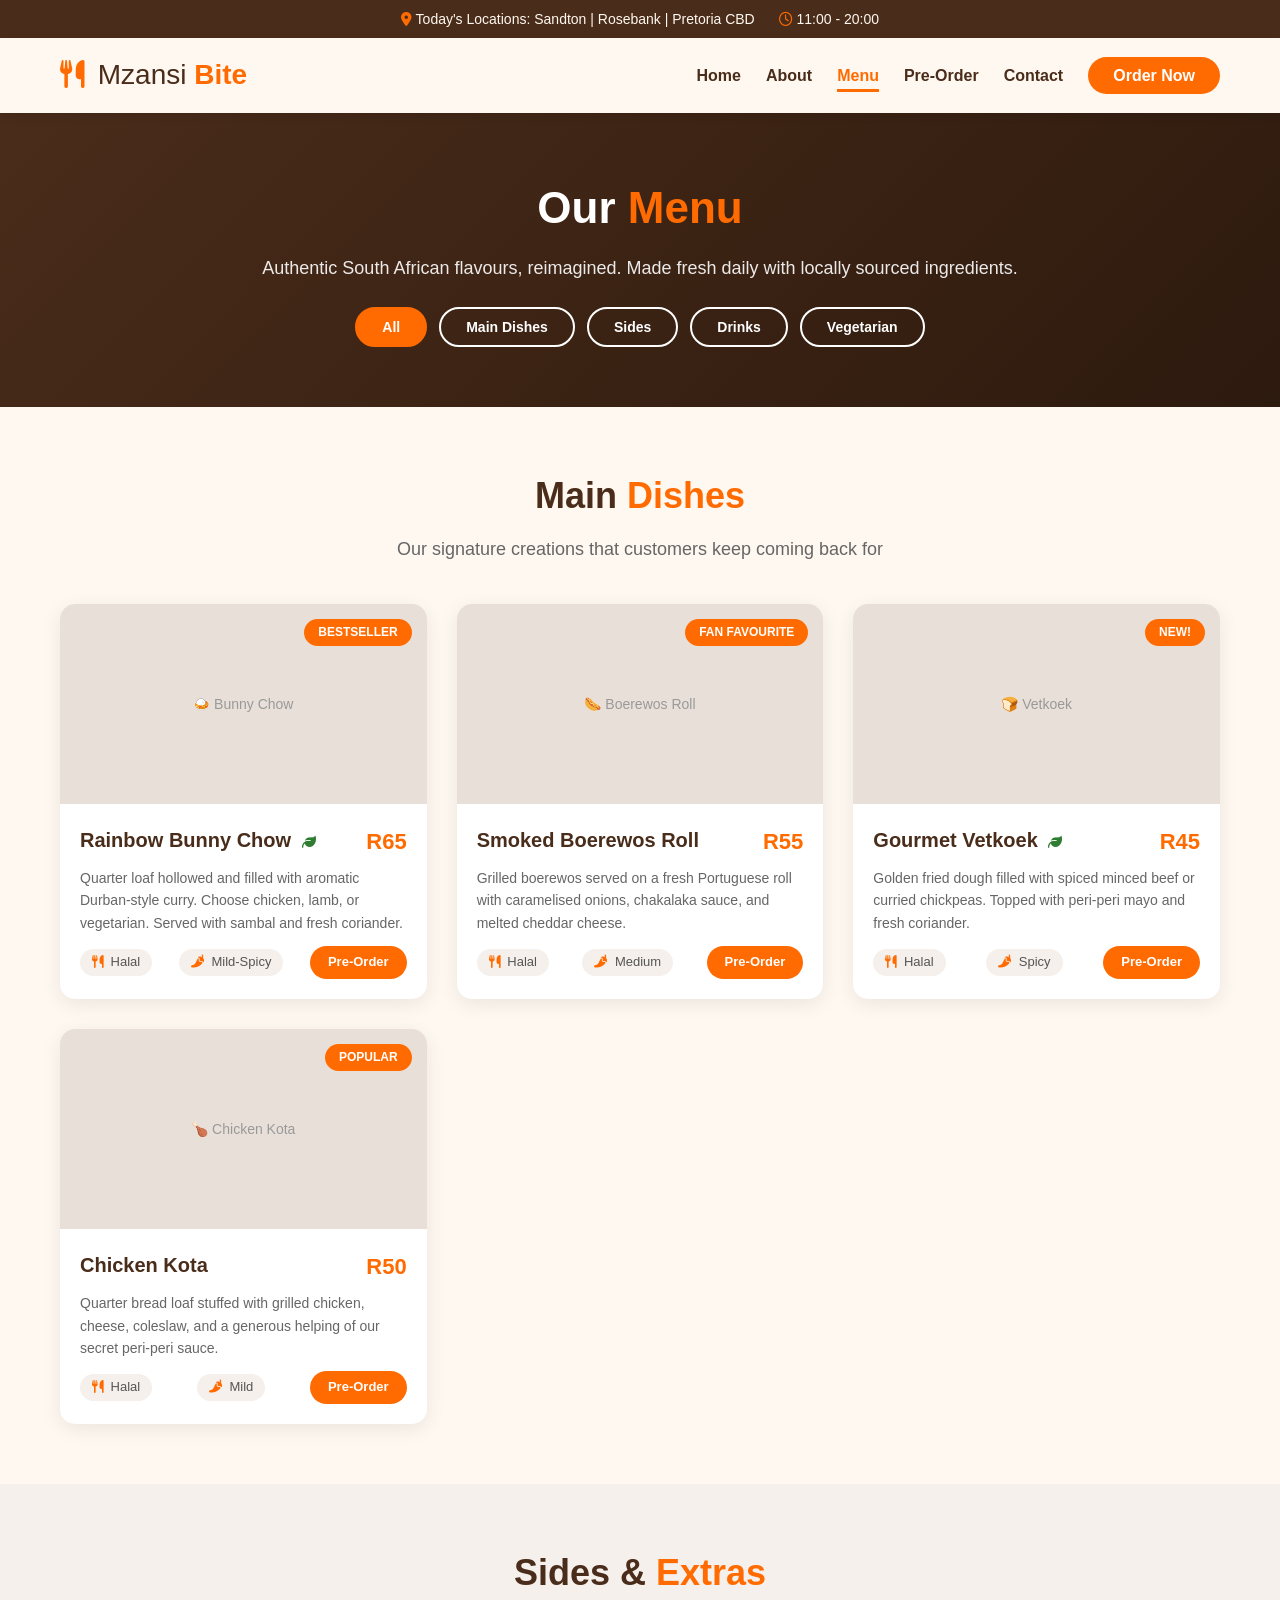
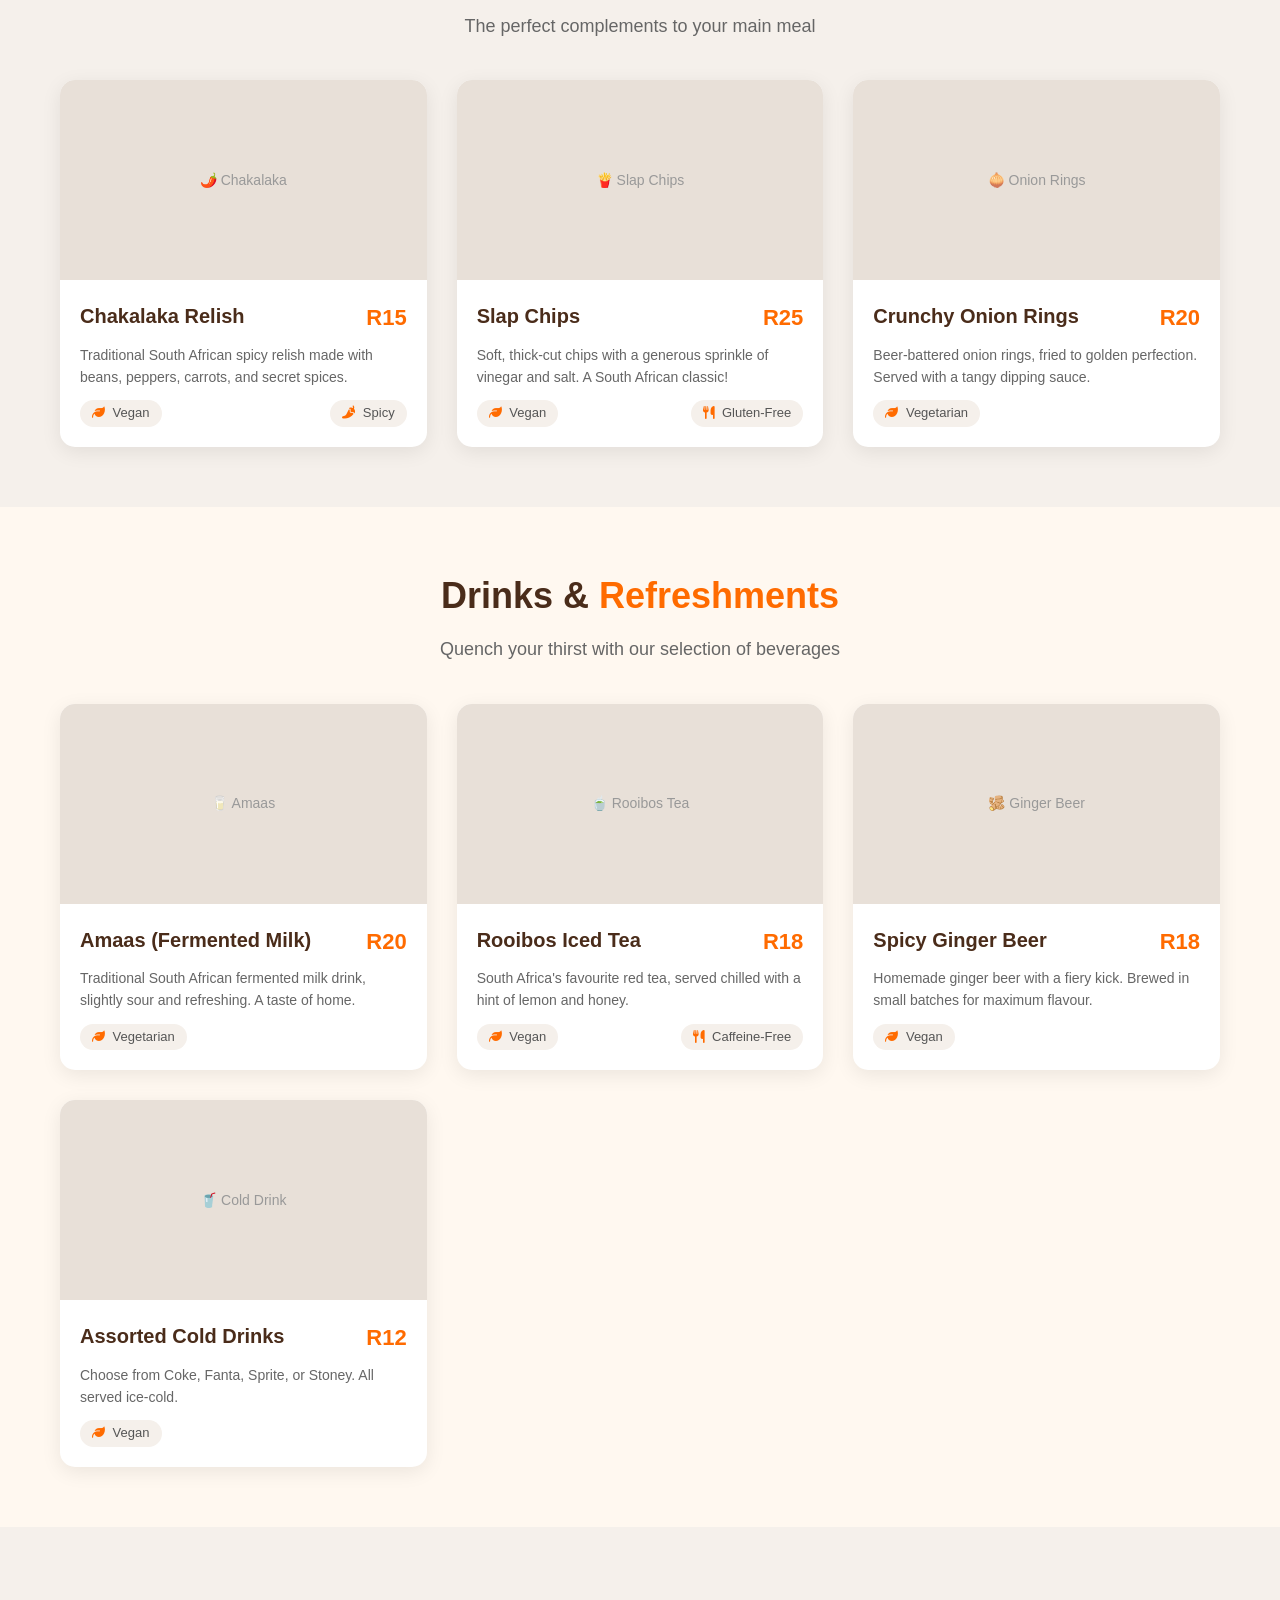
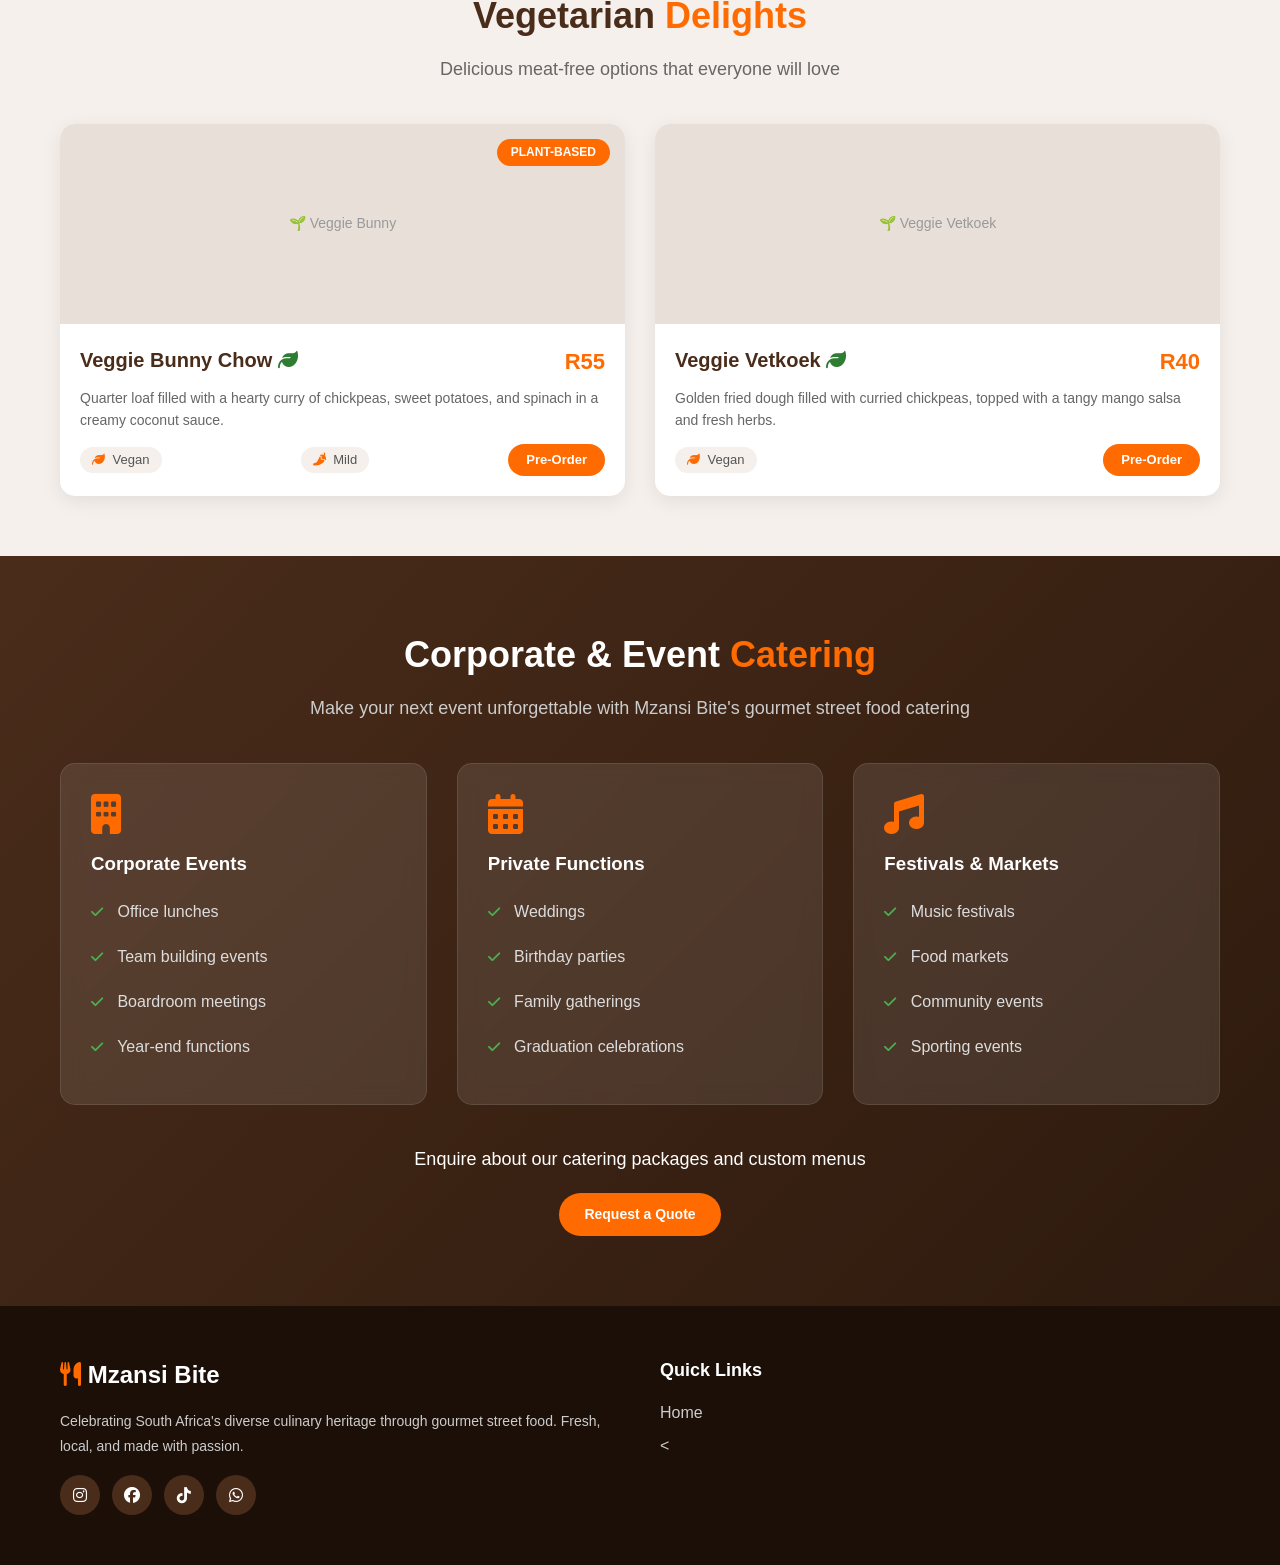
<file: WEDE5020 PRACTICAL ST10481859/menu.html>
<!DOCTYPE html>
<html lang="en">
<head>
    <meta charset="UTF-8">
    <meta name="viewport" content="width=device-width, initial-scale=1.0">
    <title>Mzansi Bite | Our Menu - South African Street Food</title>
    
    <!-- Font Awesome Icons -->
    <link rel="stylesheet" href="https://cdnjs.cloudflare.com/ajax/libs/font-awesome/6.4.0/css/all.min.css">
    
    <style>
        /* ============================================================
           RESET & BASE STYLES
           ============================================================ */
        * {
            margin: 0;
            padding: 0;
            box-sizing: border-box;
        }

        body {
            font-family: 'Segoe UI', Tahoma, Geneva, Verdana, sans-serif;
            line-height: 1.6;
            color: #2D2D2D;
            background: #FFF8F0;
        }

        .container {
            max-width: 1200px;
            margin: 0 auto;
            padding: 0 20px;
        }

        /* ============================================================
           HEADER TOP BANNER
           ============================================================ */
        .header-top {
            background: #4A2C1A;
            color: #FFF8F0;
            padding: 8px 0;
            font-size: 14px;
            text-align: center;
        }

        .header-top i {
            color: #FF6B00;
        }

        .header-top .hours {
            margin-left: 20px;
        }

        /* ============================================================
           NAVIGATION
           ============================================================ */
        .navbar {
            background: #FFF8F0;
            padding: 15px 0;
            box-shadow: 0 2px 10px rgba(0,0,0,0.1);
            position: sticky;
            top: 0;
            z-index: 1000;
        }

        .navbar .container {
            display: flex;
            justify-content: space-between;
            align-items: center;
        }

        .logo a {
            font-size: 28px;
            font-weight: 700;
            color: #4A2C1A;
            text-decoration: none;
        }

        .logo a i {
            color: #FF6B00;
            margin-right: 5px;
        }

        .logo a span {
            font-weight: 300;
        }

        .logo a strong {
            color: #FF6B00;
        }

        .nav-menu {
            display: flex;
            list-style: none;
            gap: 25px;
            align-items: center;
        }

        .nav-menu a {
            text-decoration: none;
            color: #4A2C1A;
            font-weight: 600;
            font-size: 16px;
            transition: color 0.3s;
        }

        .nav-menu a:hover,
        .nav-menu a.active {
            color: #FF6B00;
        }

        .nav-menu a.active {
            border-bottom: 3px solid #FF6B00;
            padding-bottom: 5px;
        }

        .btn-order {
            background: #FF6B00;
            color: #FFF !important;
            padding: 10px 25px;
            border-radius: 30px;
            font-weight: 700 !important;
            transition: background 0.3s;
        }

        .btn-order:hover {
            background: #E05E00 !important;
            color: #FFF !important;
        }

        .hamburger {
            display: none;
            flex-direction: column;
            gap: 5px;
            background: none;
            border: none;
            cursor: pointer;
        }

        .hamburger span {
            width: 28px;
            height: 3px;
            background: #4A2C1A;
            border-radius: 3px;
            transition: 0.3s;
        }

        /* ============================================================
           BUTTONS
           ============================================================ */
        .btn {
            display: inline-block;
            padding: 10px 25px;
            border-radius: 30px;
            font-weight: 700;
            text-decoration: none;
            transition: all 0.3s;
            font-size: 14px;
            border: none;
            cursor: pointer;
        }

        .btn-primary {
            background: #FF6B00;
            color: #FFF;
        }

        .btn-primary:hover {
            background: #E05E00;
            transform: translateY(-2px);
            box-shadow: 0 5px 20px rgba(255, 107, 0, 0.4);
        }

        .btn-small {
            padding: 6px 18px;
            font-size: 13px;
        }

        /* ============================================================
           SECTION TITLES
           ============================================================ */
        .section-title {
            font-size: 36px;
            text-align: center;
            margin-bottom: 10px;
            color: #4A2C1A;
        }

        .section-title span {
            color: #FF6B00;
        }

        .section-subtitle {
            text-align: center;
            color: #666;
            font-size: 18px;
            margin-bottom: 40px;
        }

        /* ============================================================
           PAGE HEADER
           ============================================================ */
        .page-header {
            background: linear-gradient(135deg, #4A2C1A, #2D1A0E);
            color: #FFF;
            padding: 60px 0;
            text-align: center;
        }

        .page-header h1 {
            font-size: 44px;
        }

        .page-header h1 span {
            color: #FF6B00;
        }

        .page-header p {
            font-size: 18px;
            opacity: 0.9;
            margin-top: 10px;
        }

        /* ============================================================
           FILTER BUTTONS
           ============================================================ */
        .menu-filters {
            display: flex;
            justify-content: center;
            gap: 12px;
            flex-wrap: wrap;
            margin-top: 25px;
        }

        .filter-btn {
            padding: 10px 25px;
            border: 2px solid #FFF;
            background: transparent;
            color: #FFF;
            border-radius: 30px;
            font-weight: 600;
            font-size: 14px;
            cursor: pointer;
            transition: all 0.3s;
        }

        .filter-btn:hover {
            background: rgba(255, 255, 255, 0.2);
        }

        .filter-btn.active {
            background: #FF6B00;
            border-color: #FF6B00;
            color: #FFF;
        }

        /* ============================================================
           MENU SECTION
           ============================================================ */
        .menu-section {
            padding: 60px 0;
        }

        .menu-section:nth-child(even) {
            background: #F5F0EB;
        }

        .menu-grid {
            display: grid;
            grid-template-columns: repeat(auto-fit, minmax(340px, 1fr));
            gap: 30px;
        }

        /* Menu Item Card */
        .menu-item {
            background: #FFF;
            border-radius: 15px;
            overflow: hidden;
            box-shadow: 0 5px 20px rgba(0,0,0,0.08);
            transition: transform 0.3s, box-shadow 0.3s;
            display: flex;
            flex-direction: column;
        }

        .menu-item:hover {
            transform: translateY(-5px);
            box-shadow: 0 10px 40px rgba(0,0,0,0.15);
        }

        .menu-item-image {
            height: 200px;
            background: #E8E0D8;
            display: flex;
            align-items: center;
            justify-content: center;
            color: #999;
            font-size: 14px;
            position: relative;
            flex-shrink: 0;
        }

        .menu-item-image img {
            width: 100%;
            height: 100%;
            object-fit: cover;
        }

        .menu-badge {
            position: absolute;
            top: 15px;
            right: 15px;
            background: #FF6B00;
            color: #FFF;
            padding: 4px 14px;
            border-radius: 20px;
            font-size: 12px;
            font-weight: 700;
            text-transform: uppercase;
        }

        .menu-item-details {
            padding: 20px;
            flex: 1;
            display: flex;
            flex-direction: column;
        }

        .menu-item-header {
            display: flex;
            justify-content: space-between;
            align-items: flex-start;
            margin-bottom: 8px;
        }

        .menu-item-header h3 {
            font-size: 20px;
            color: #4A2C1A;
        }

        .menu-item-header h3 .diet-icon {
            font-size: 14px;
            color: #2e7d32;
            margin-left: 5px;
        }

        .menu-price {
            font-size: 22px;
            font-weight: 700;
            color: #FF6B00;
            white-space: nowrap;
            margin-left: 10px;
        }

        .menu-item-details p {
            color: #666;
            font-size: 14px;
            line-height: 1.6;
            margin-bottom: 12px;
            flex: 1;
        }

        .menu-item-footer {
            display: flex;
            justify-content: space-between;
            align-items: center;
            flex-wrap: wrap;
            gap: 8px;
            margin-top: auto;
        }

        .menu-diet {
            font-size: 13px;
            color: #555;
            background: #F5F0EB;
            padding: 3px 12px;
            border-radius: 15px;
        }

        .menu-diet i {
            margin-right: 4px;
            color: #FF6B00;
        }

        /* ============================================================
           CATERING SECTION
           ============================================================ */
        .catering-section {
            padding: 70px 0;
            background: linear-gradient(135deg, #4A2C1A, #2D1A0E);
            color: #FFF;
            text-align: center;
        }

        .catering-section .section-title {
            color: #FFF;
        }

        .catering-section .section-title span {
            color: #FF6B00;
        }

        .catering-section .section-subtitle {
            color: #CCC;
        }

        .catering-grid {
            display: grid;
            grid-template-columns: repeat(auto-fit, minmax(250px, 1fr));
            gap: 30px;
            margin: 40px 0;
        }

        .catering-card {
            background: rgba(255, 255, 255, 0.1);
            padding: 30px;
            border-radius: 15px;
            backdrop-filter: blur(10px);
            border: 1px solid rgba(255, 255, 255, 0.1);
            transition: transform 0.3s;
            text-align: left;
        }

        .catering-card:hover {
            transform: translateY(-5px);
        }

        .catering-card i {
            font-size: 40px;
            color: #FF6B00;
            margin-bottom: 15px;
        }

        .catering-card h3 {
            margin-bottom: 15px;
        }

        .catering-card ul {
            list-style: none;
        }

        .catering-card ul li {
            padding: 5px 0;
            color: #DDD;
        }

        .catering-card ul li i {
            font-size: 14px;
            color: #4CAF50;
            margin-right: 10px;
        }

        .catering-cta {
            margin-top: 30px;
        }

        .catering-cta p {
            font-size: 18px;
            margin-bottom: 20px;
        }

        /* ============================================================
           FOOTER
           ============================================================ */
        footer {
            background: #1B0F08;
            color: #CCC;
            padding: 50px 0 20px;
        }

        .footer-grid {
            display: grid;
            grid-template-columns: repeat(auto-fit, minmax(220px, 1fr));
            gap: 40px;
            margin-bottom: 30px;
        }

        .footer-about h3 {
            color: #FFF;
            font-size: 24px;
            margin-bottom: 15px;
        }

        .footer-about h3 i {
            color: #FF6B00;
        }

        .footer-about p {
            line-height: 1.8;
            font-size: 14px;
        }

        .social-links {
            margin-top: 15px;
            display: flex;
            gap: 12px;
        }

        .social-links a {
            color: #FFF;
            background: #4A2C1A;
            width: 40px;
            height: 40px;
            border-radius: 50%;
            display: flex;
            align-items: center;
            justify-content: center;
            transition: background 0.3s;
            text-decoration: none;
        }

        .social-links a:hover {
            background: #FF6B00;
        }

        .footer-links h4,
        .footer-contact h4 {
            color: #FFF;
            margin-bottom: 15px;
            font-size: 18px;
        }

        .footer-links ul {
            list-style: none;
        }

        .footer-links ul li {
            margin-bottom: 8px;
        }

        .footer-links ul li a {
            color: #CCC;
            text-decoration: none;
            transition: color 0.3s;
        }

        .footer-links ul li a:hover {
            color: #FF6B00;
        }

        .footer-contact p {
            margin-bottom: 8px;
            font-size: 14px;
        }

        .footer-contact i {
            color: #FF6B00;
            width: 25px;
        }

        .footer-bottom {
            border-top: 1px solid #333;
            padding-top: 20px;
            display: flex;
            justify-content: space-between;
            flex-wrap: wrap;
            font-size: 14px;
        }

        .footer-bottom i {
            color: #FF6B00;
        }

        /* ============================================================
           RESPONSIVE DESIGN
           ============================================================ */
        @media (max-width: 768px) {
            .hamburger {
                display: flex;
            }

            .nav-menu {
                display: none;
                flex-direction: column;
                width: 100%;
                background: #FFF8F0;
                padding: 20px;
                position: absolute;
                top: 70px;
                left: 0;
                box-shadow: 0 5px 20px rgba(0,0,0,0.1);
                gap: 15px;
            }

            .nav-menu.active {
                display: flex;
            }

            .page-header h1 {
                font-size: 32px;
            }

            .section-title {
                font-size: 28px;
            }

            .menu-grid {
                grid-template-columns: 1fr;
            }

            .footer-grid {
                grid-template-columns: 1fr;
            }

            .footer-bottom {
                flex-direction: column;
                text-align: center;
                gap: 10px;
            }

            .header-top .hours {
                display: block;
                margin-left: 0;
            }

            .menu-filters {
                gap: 8px;
            }

            .filter-btn {
                padding: 6px 15px;
                font-size: 12px;
            }

            .menu-item-header {
                flex-direction: column;
                align-items: flex-start;
            }

            .menu-price {
                margin-left: 0;
                margin-top: 5px;
            }
        }

        @media (max-width: 480px) {
            .page-header h1 {
                font-size: 26px;
            }

            .section-title {
                font-size: 24px;
            }

            .menu-item-image {
                height: 150px;
            }

            .catering-grid {
                grid-template-columns: 1fr;
            }
        }
    </style>
</head>

<body>

    <!-- ============================================================
    HEADER TOP BANNER
    ============================================================ -->
    <div class="header-top">
        <div class="container">
            <i class="fas fa-map-marker-alt"></i> 
            Today's Locations: Sandton | Rosebank | Pretoria CBD
            <span class="hours"><i class="far fa-clock"></i> 11:00 - 20:00</span>
        </div>
    </div>

    <!-- ============================================================
    NAVIGATION
    ============================================================ -->
    <nav class="navbar">
        <div class="container">
            <div class="logo">
                <a href="index.html">
                    <i class="fas fa-utensils"></i>
                    <span>Mzansi <strong>Bite</strong></span>
                </a>
            </div>
            
            <button class="hamburger" id="hamburger" aria-label="Toggle navigation">
                <span></span>
                <span></span>
                <span></span>
            </button>
            
            <ul class="nav-menu" id="nav-menu">
                <li><a href="index.html">Home</a></li>
                <li><a href="about.html">About</a></li>
                <li><a href="menu.html" class="active">Menu</a></li>
                <li><a href="enquiry.html">Pre-Order</a></li>
                <li><a href="contact.html">Contact</a></li>
                <li><a href="enquiry.html" class="btn-order">Order Now</a></li>
            </ul>
        </div>
    </nav>

    <!-- ============================================================
    PAGE HEADER
    ============================================================ -->
    <section class="page-header">
        <div class="container">
            <h1>Our <span>Menu</span></h1>
            <p>Authentic South African flavours, reimagined. Made fresh daily with locally sourced ingredients.</p>
            
            <!-- Filter Buttons -->
            <div class="menu-filters">
                <button class="filter-btn active" data-filter="all">All</button>
                <button class="filter-btn" data-filter="mains">Main Dishes</button>
                <button class="filter-btn" data-filter="sides">Sides</button>
                <button class="filter-btn" data-filter="drinks">Drinks</button>
                <button class="filter-btn" data-filter="veggie">Vegetarian</button>
            </div>
        </div>
    </section>

    <!-- ============================================================
    MAIN CONTENT
    ============================================================ -->
    <main>

        <!-- ===== MAIN DISHES ===== -->
        <section class="menu-section" data-category="mains">
            <div class="container">
                <h2 class="section-title">Main <span>Dishes</span></h2>
                <p class="section-subtitle">Our signature creations that customers keep coming back for</p>
                
                <div class="menu-grid">
                    <!-- Item 1: Rainbow Bunny Chow -->
                    <div class="menu-item">
                        <div class="menu-item-image">
                            <span>🍛 Bunny Chow</span>
                            <span class="menu-badge">Bestseller</span>
                        </div>
                        <div class="menu-item-details">
                            <div class="menu-item-header">
                                <h3>Rainbow Bunny Chow <span class="diet-icon"><i class="fas fa-leaf" title="Vegetarian option available"></i></span></h3>
                                <span class="menu-price">R65</span>
                            </div>
                            <p>Quarter loaf hollowed and filled with aromatic Durban-style curry. Choose chicken, lamb, or vegetarian. Served with sambal and fresh coriander.</p>
                            <div class="menu-item-footer">
                                <span class="menu-diet"><i class="fas fa-utensils"></i> Halal</span>
                                <span class="menu-diet"><i class="fas fa-pepper-hot"></i> Mild-Spicy</span>
                                <a href="enquiry.html" class="btn btn-primary btn-small">Pre-Order</a>
                            </div>
                        </div>
                    </div>

                    <!-- Item 2: Smoked Boerewos Roll -->
                    <div class="menu-item">
                        <div class="menu-item-image">
                            <span>🌭 Boerewos Roll</span>
                            <span class="menu-badge">Fan Favourite</span>
                        </div>
                        <div class="menu-item-details">
                            <div class="menu-item-header">
                                <h3>Smoked Boerewos Roll</h3>
                                <span class="menu-price">R55</span>
                            </div>
                            <p>Grilled boerewos served on a fresh Portuguese roll with caramelised onions, chakalaka sauce, and melted cheddar cheese.</p>
                            <div class="menu-item-footer">
                                <span class="menu-diet"><i class="fas fa-utensils"></i> Halal</span>
                                <span class="menu-diet"><i class="fas fa-pepper-hot"></i> Medium</span>
                                <a href="enquiry.html" class="btn btn-primary btn-small">Pre-Order</a>
                            </div>
                        </div>
                    </div>

                    <!-- Item 3: Gourmet Vetkoek -->
                    <div class="menu-item">
                        <div class="menu-item-image">
                            <span>🍞 Vetkoek</span>
                            <span class="menu-badge">New!</span>
                        </div>
                        <div class="menu-item-details">
                            <div class="menu-item-header">
                                <h3>Gourmet Vetkoek <span class="diet-icon"><i class="fas fa-leaf" title="Vegetarian option available"></i></span></h3>
                                <span class="menu-price">R45</span>
                            </div>
                            <p>Golden fried dough filled with spiced minced beef or curried chickpeas. Topped with peri-peri mayo and fresh coriander.</p>
                            <div class="menu-item-footer">
                                <span class="menu-diet"><i class="fas fa-utensils"></i> Halal</span>
                                <span class="menu-diet"><i class="fas fa-pepper-hot"></i> Spicy</span>
                                <a href="enquiry.html" class="btn btn-primary btn-small">Pre-Order</a>
                            </div>
                        </div>
                    </div>

                    <!-- Item 4: Chicken Kota -->
                    <div class="menu-item">
                        <div class="menu-item-image">
                            <span>🍗 Chicken Kota</span>
                            <span class="menu-badge">Popular</span>
                        </div>
                        <div class="menu-item-details">
                            <div class="menu-item-header">
                                <h3>Chicken Kota</h3>
                                <span class="menu-price">R50</span>
                            </div>
                            <p>Quarter bread loaf stuffed with grilled chicken, cheese, coleslaw, and a generous helping of our secret peri-peri sauce.</p>
                            <div class="menu-item-footer">
                                <span class="menu-diet"><i class="fas fa-utensils"></i> Halal</span>
                                <span class="menu-diet"><i class="fas fa-pepper-hot"></i> Mild</span>
                                <a href="enquiry.html" class="btn btn-primary btn-small">Pre-Order</a>
                            </div>
                        </div>
                    </div>
                </div>
            </div>
        </section>

        <!-- ===== SIDES ===== -->
        <section class="menu-section" data-category="sides">
            <div class="container">
                <h2 class="section-title">Sides & <span>Extras</span></h2>
                <p class="section-subtitle">The perfect complements to your main meal</p>
                
                <div class="menu-grid">
                    <!-- Side 1: Chakalaka -->
                    <div class="menu-item">
                        <div class="menu-item-image">
                            <span>🌶️ Chakalaka</span>
                        </div>
                        <div class="menu-item-details">
                            <div class="menu-item-header">
                                <h3>Chakalaka Relish</h3>
                                <span class="menu-price">R15</span>
                            </div>
                            <p>Traditional South African spicy relish made with beans, peppers, carrots, and secret spices.</p>
                            <div class="menu-item-footer">
                                <span class="menu-diet"><i class="fas fa-leaf"></i> Vegan</span>
                                <span class="menu-diet"><i class="fas fa-pepper-hot"></i> Spicy</span>
                            </div>
                        </div>
                    </div>

                    <!-- Side 2: Slap Chips -->
                    <div class="menu-item">
                        <div class="menu-item-image">
                            <span>🍟 Slap Chips</span>
                        </div>
                        <div class="menu-item-details">
                            <div class="menu-item-header">
                                <h3>Slap Chips</h3>
                                <span class="menu-price">R25</span>
                            </div>
                            <p>Soft, thick-cut chips with a generous sprinkle of vinegar and salt. A South African classic!</p>
                            <div class="menu-item-footer">
                                <span class="menu-diet"><i class="fas fa-leaf"></i> Vegan</span>
                                <span class="menu-diet"><i class="fas fa-utensils"></i> Gluten-Free</span>
                            </div>
                        </div>
                    </div>

                    <!-- Side 3: Onion Rings -->
                    <div class="menu-item">
                        <div class="menu-item-image">
                            <span>🧅 Onion Rings</span>
                        </div>
                        <div class="menu-item-details">
                            <div class="menu-item-header">
                                <h3>Crunchy Onion Rings</h3>
                                <span class="menu-price">R20</span>
                            </div>
                            <p>Beer-battered onion rings, fried to golden perfection. Served with a tangy dipping sauce.</p>
                            <div class="menu-item-footer">
                                <span class="menu-diet"><i class="fas fa-leaf"></i> Vegetarian</span>
                            </div>
                        </div>
                    </div>
                </div>
            </div>
        </section>

        <!-- ===== DRINKS ===== -->
        <section class="menu-section" data-category="drinks">
            <div class="container">
                <h2 class="section-title">Drinks & <span>Refreshments</span></h2>
                <p class="section-subtitle">Quench your thirst with our selection of beverages</p>
                
                <div class="menu-grid">
                    <!-- Drink 1: Amaas -->
                    <div class="menu-item">
                        <div class="menu-item-image">
                            <span>🥛 Amaas</span>
                        </div>
                        <div class="menu-item-details">
                            <div class="menu-item-header">
                                <h3>Amaas (Fermented Milk)</h3>
                                <span class="menu-price">R20</span>
                            </div>
                            <p>Traditional South African fermented milk drink, slightly sour and refreshing. A taste of home.</p>
                            <div class="menu-item-footer">
                                <span class="menu-diet"><i class="fas fa-leaf"></i> Vegetarian</span>
                            </div>
                        </div>
                    </div>

                    <!-- Drink 2: Rooibos Iced Tea -->
                    <div class="menu-item">
                        <div class="menu-item-image">
                            <span>🍵 Rooibos Tea</span>
                        </div>
                        <div class="menu-item-details">
                            <div class="menu-item-header">
                                <h3>Rooibos Iced Tea</h3>
                                <span class="menu-price">R18</span>
                            </div>
                            <p>South Africa's favourite red tea, served chilled with a hint of lemon and honey.</p>
                            <div class="menu-item-footer">
                                <span class="menu-diet"><i class="fas fa-leaf"></i> Vegan</span>
                                <span class="menu-diet"><i class="fas fa-utensils"></i> Caffeine-Free</span>
                            </div>
                        </div>
                    </div>

                    <!-- Drink 3: Ginger Beer -->
                    <div class="menu-item">
                        <div class="menu-item-image">
                            <span>🫚 Ginger Beer</span>
                        </div>
                        <div class="menu-item-details">
                            <div class="menu-item-header">
                                <h3>Spicy Ginger Beer</h3>
                                <span class="menu-price">R18</span>
                            </div>
                            <p>Homemade ginger beer with a fiery kick. Brewed in small batches for maximum flavour.</p>
                            <div class="menu-item-footer">
                                <span class="menu-diet"><i class="fas fa-leaf"></i> Vegan</span>
                            </div>
                        </div>
                    </div>

                    <!-- Drink 4: Cold Drinks -->
                    <div class="menu-item">
                        <div class="menu-item-image">
                            <span>🥤 Cold Drink</span>
                        </div>
                        <div class="menu-item-details">
                            <div class="menu-item-header">
                                <h3>Assorted Cold Drinks</h3>
                                <span class="menu-price">R12</span>
                            </div>
                            <p>Choose from Coke, Fanta, Sprite, or Stoney. All served ice-cold.</p>
                            <div class="menu-item-footer">
                                <span class="menu-diet"><i class="fas fa-leaf"></i> Vegan</span>
                            </div>
                        </div>
                    </div>
                </div>
            </div>
        </section>

        <!-- ===== VEGETARIAN OPTIONS ===== -->
        <section class="menu-section" data-category="veggie">
            <div class="container">
                <h2 class="section-title">Vegetarian <span>Delights</span></h2>
                <p class="section-subtitle">Delicious meat-free options that everyone will love</p>
                
                <div class="menu-grid">
                    <!-- Veggie 1: Veggie Bunny Chow -->
                    <div class="menu-item">
                        <div class="menu-item-image">
                            <span>🌱 Veggie Bunny</span>
                            <span class="menu-badge">Plant-Based</span>
                        </div>
                        <div class="menu-item-details">
                            <div class="menu-item-header">
                                <h3>Veggie Bunny Chow <i class="fas fa-leaf" style="color: #2e7d32;"></i></h3>
                                <span class="menu-price">R55</span>
                            </div>
                            <p>Quarter loaf filled with a hearty curry of chickpeas, sweet potatoes, and spinach in a creamy coconut sauce.</p>
                            <div class="menu-item-footer">
                                <span class="menu-diet"><i class="fas fa-leaf"></i> Vegan</span>
                                <span class="menu-diet"><i class="fas fa-pepper-hot"></i> Mild</span>
                                <a href="enquiry.html" class="btn btn-primary btn-small">Pre-Order</a>
                            </div>
                        </div>
                    </div>

                    <!-- Veggie 2: Veggie Vetkoek -->
                    <div class="menu-item">
                        <div class="menu-item-image">
                            <span>🌱 Veggie Vetkoek</span>
                        </div>
                        <div class="menu-item-details">
                            <div class="menu-item-header">
                                <h3>Veggie Vetkoek <i class="fas fa-leaf" style="color: #2e7d32;"></i></h3>
                                <span class="menu-price">R40</span>
                            </div>
                            <p>Golden fried dough filled with curried chickpeas, topped with a tangy mango salsa and fresh herbs.</p>
                            <div class="menu-item-footer">
                                <span class="menu-diet"><i class="fas fa-leaf"></i> Vegan</span>
                                <a href="enquiry.html" class="btn btn-primary btn-small">Pre-Order</a>
                            </div>
                        </div>
                    </div>
                </div>
            </div>
        </section>

        <!-- ===== CATERING SERVICES ===== -->
        <section class="catering-section">
            <div class="container">
                <h2 class="section-title">Corporate & Event <span>Catering</span></h2>
                <p class="section-subtitle">Make your next event unforgettable with Mzansi Bite's gourmet street food catering</p>
                
                <div class="catering-grid">
                    <div class="catering-card">
                        <i class="fas fa-building"></i>
                        <h3>Corporate Events</h3>
                        <ul>
                            <li><i class="fas fa-check"></i> Office lunches</li>
                            <li><i class="fas fa-check"></i> Team building events</li>
                            <li><i class="fas fa-check"></i> Boardroom meetings</li>
                            <li><i class="fas fa-check"></i> Year-end functions</li>
                        </ul>
                    </div>
                    
                    <div class="catering-card">
                        <i class="fas fa-calendar-alt"></i>
                        <h3>Private Functions</h3>
                        <ul>
                            <li><i class="fas fa-check"></i> Weddings</li>
                            <li><i class="fas fa-check"></i> Birthday parties</li>
                            <li><i class="fas fa-check"></i> Family gatherings</li>
                            <li><i class="fas fa-check"></i> Graduation celebrations</li>
                        </ul>
                    </div>
                    
                    <div class="catering-card">
                        <i class="fas fa-music"></i>
                        <h3>Festivals & Markets</h3>
                        <ul>
                            <li><i class="fas fa-check"></i> Music festivals</li>
                            <li><i class="fas fa-check"></i> Food markets</li>
                            <li><i class="fas fa-check"></i> Community events</li>
                            <li><i class="fas fa-check"></i> Sporting events</li>
                        </ul>
                    </div>
                </div>
                
                <div class="catering-cta">
                    <p>Enquire about our catering packages and custom menus</p>
                    <a href="enquiry.html" class="btn btn-primary">Request a Quote</a>
                </div>
            </div>
        </section>

    </main>

    <!-- ============================================================
    FOOTER
    ============================================================ -->
    <footer>
        <div class="container">
            <div class="footer-grid">
                <div class="footer-about">
                    <h3><i class="fas fa-utensils"></i> Mzansi Bite</h3>
                    <p>Celebrating South Africa's diverse culinary heritage through gourmet street food. Fresh, local, and made with passion.</p>
                    <div class="social-links">
                        <a href="#" aria-label="Instagram"><i class="fab fa-instagram"></i></a>
                        <a href="#" aria-label="Facebook"><i class="fab fa-facebook"></i></a>
                        <a href="#" aria-label="TikTok"><i class="fab fa-tiktok"></i></a>
                        <a href="#" aria-label="WhatsApp"><i class="fab fa-whatsapp"></i></a>
                    </div>
                </div>
                
                <div class="footer-links">
                    <h4>Quick Links</h4>
                    <ul>
                        <li><a href="index.html">Home</a></li>
                        <li><
</file>
